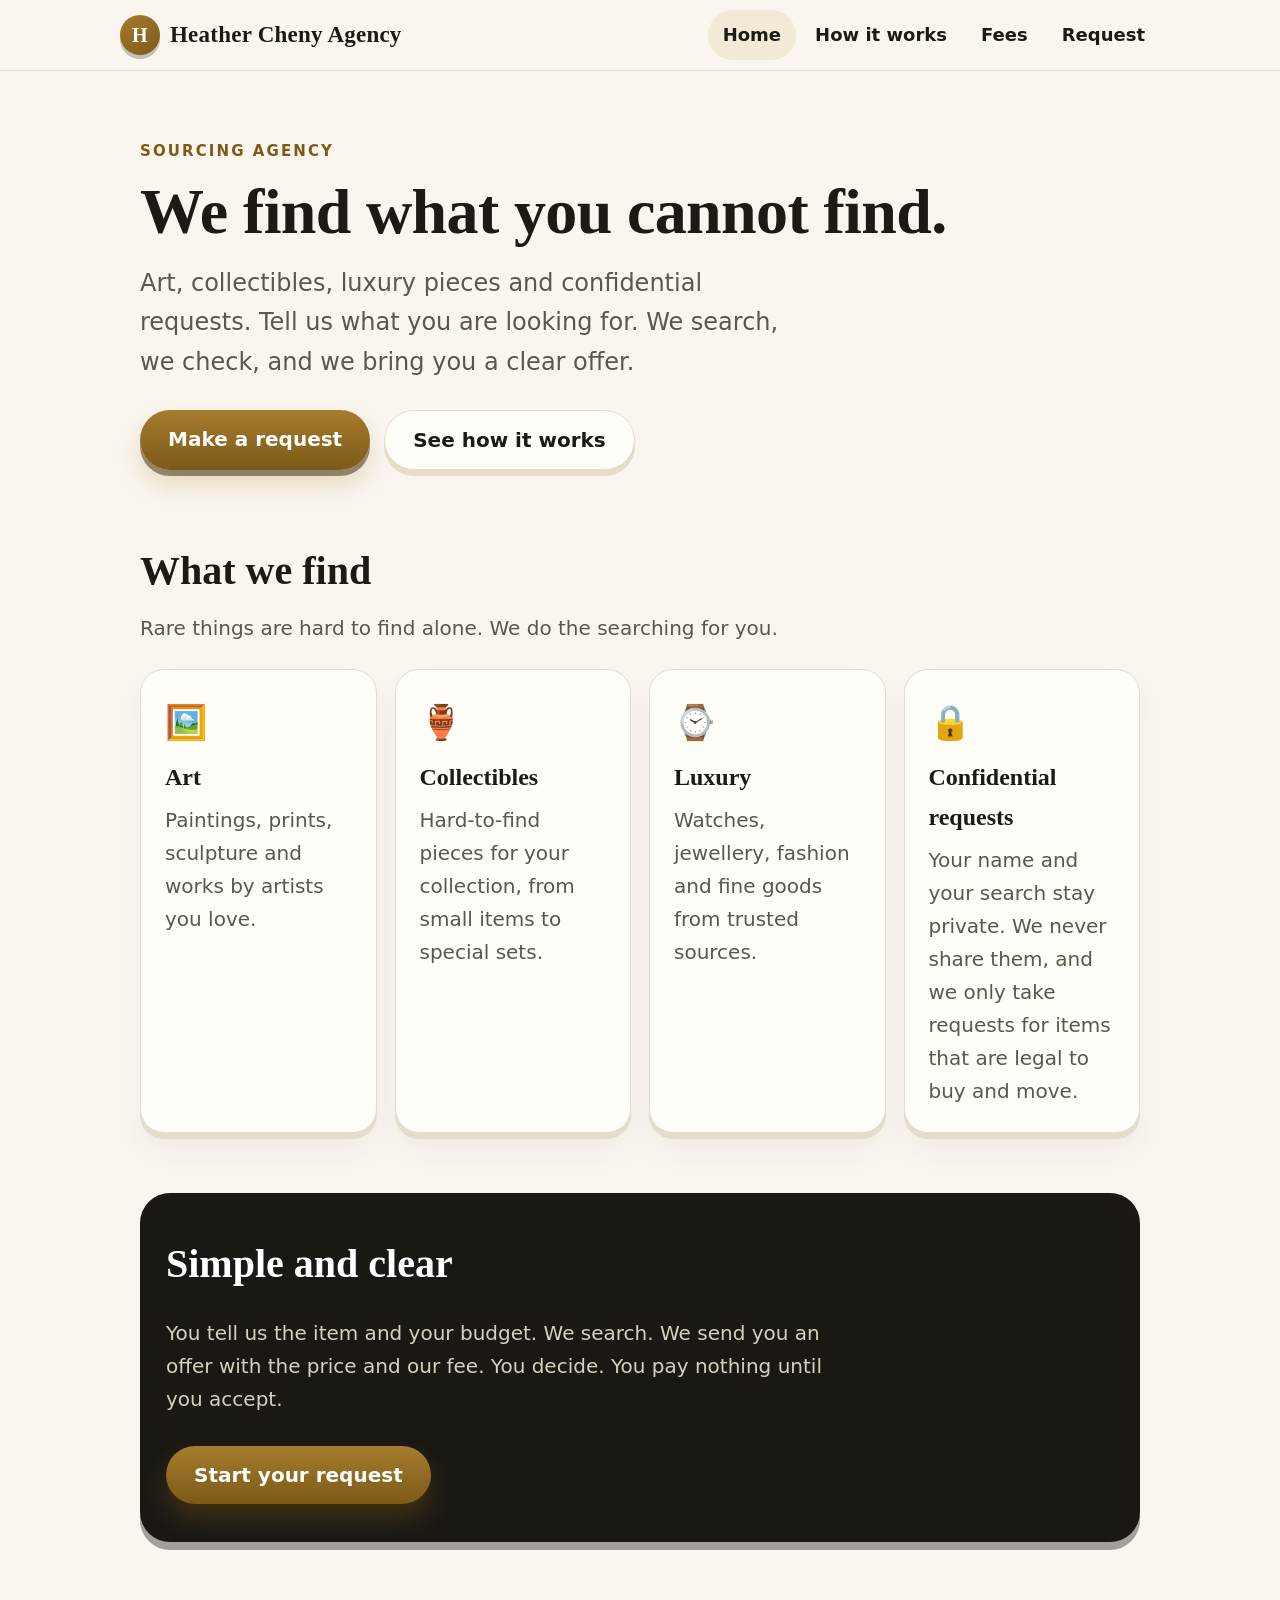
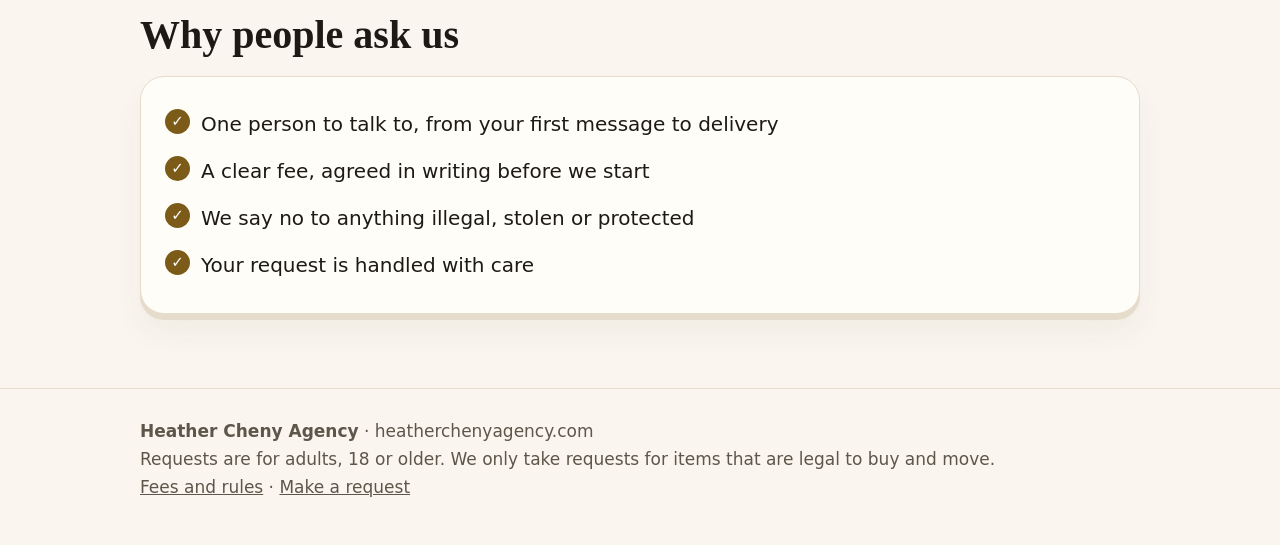
<file: index.html>
<!doctype html><html lang="en"><head><meta charset="utf-8"><meta name="viewport" content="width=device-width,initial-scale=1">
<title>Heather Cheny Agency · We find what you cannot find</title><meta name="description" content="Sourcing agency for art, collectibles, luxury pieces and confidential requests."><meta name="theme-color" content="#a67c2e">
<link rel="stylesheet" href="style.css"><script src="config.js"></script></head><body>
<header class="top"><div class="wrap bar"><a class="logo" href="index.html"><i>H</i><span data-site="brand">Heather Cheny Agency</span></a><nav><a href="index.html" class=on>Home</a><a href="how-it-works.html">How it works</a><a href="trust.html">Fees</a><a href="request.html">Request</a></nav></div></header>
<main class="wrap">
<section class="hero"><span class="eyebrow">Sourcing agency</span>
<h1>We find what you cannot find.</h1>
<p class="lead">Art, collectibles, luxury pieces and confidential requests. Tell us what you are looking for. We search, we check, and we bring you a clear offer.</p>
<div class="row"><a class="btn" href="request.html">Make a request</a><a class="btn alt" href="how-it-works.html">See how it works</a></div></section>
<section><h2>What we find</h2><p class="sub">Rare things are hard to find alone. We do the searching for you.</p>
<div class="grid">
<div class="card"><span class="ic">🖼️</span><h3>Art</h3><p>Paintings, prints, sculpture and works by artists you love.</p></div>
<div class="card"><span class="ic">🏺</span><h3>Collectibles</h3><p>Hard-to-find pieces for your collection, from small items to special sets.</p></div>
<div class="card"><span class="ic">⌚</span><h3>Luxury</h3><p>Watches, jewellery, fashion and fine goods from trusted sources.</p></div>
<div class="card"><span class="ic">🔒</span><h3>Confidential requests</h3><p>Your name and your search stay private. We never share them, and we only take requests for items that are legal to buy and move.</p></div>
</div></section>
<div class="band"><h2>Simple and clear</h2><p>You tell us the item and your budget. We search. We send you an offer with the price and our fee. You decide. You pay nothing until you accept.</p><a class="btn" href="request.html">Start your request</a></div>
<section><h2>Why people ask us</h2><div class="card"><ul class="tick"><li>One person to talk to, from your first message to delivery</li><li>A clear fee, agreed in writing before we start</li><li>We say no to anything illegal, stolen or protected</li><li>Your request is handled with care</li></ul></div></section></main>
<footer><div class="wrap"><b data-site="brand"></b> · <span data-site="domain"></span><br>
Requests are for adults, 18 or older. We only take requests for items that are legal to buy and move.<br>
<a href="trust.html">Fees and rules</a> · <a href="request.html">Make a request</a></div></footer>
<script src="site.js"></script></body></html>
</file>
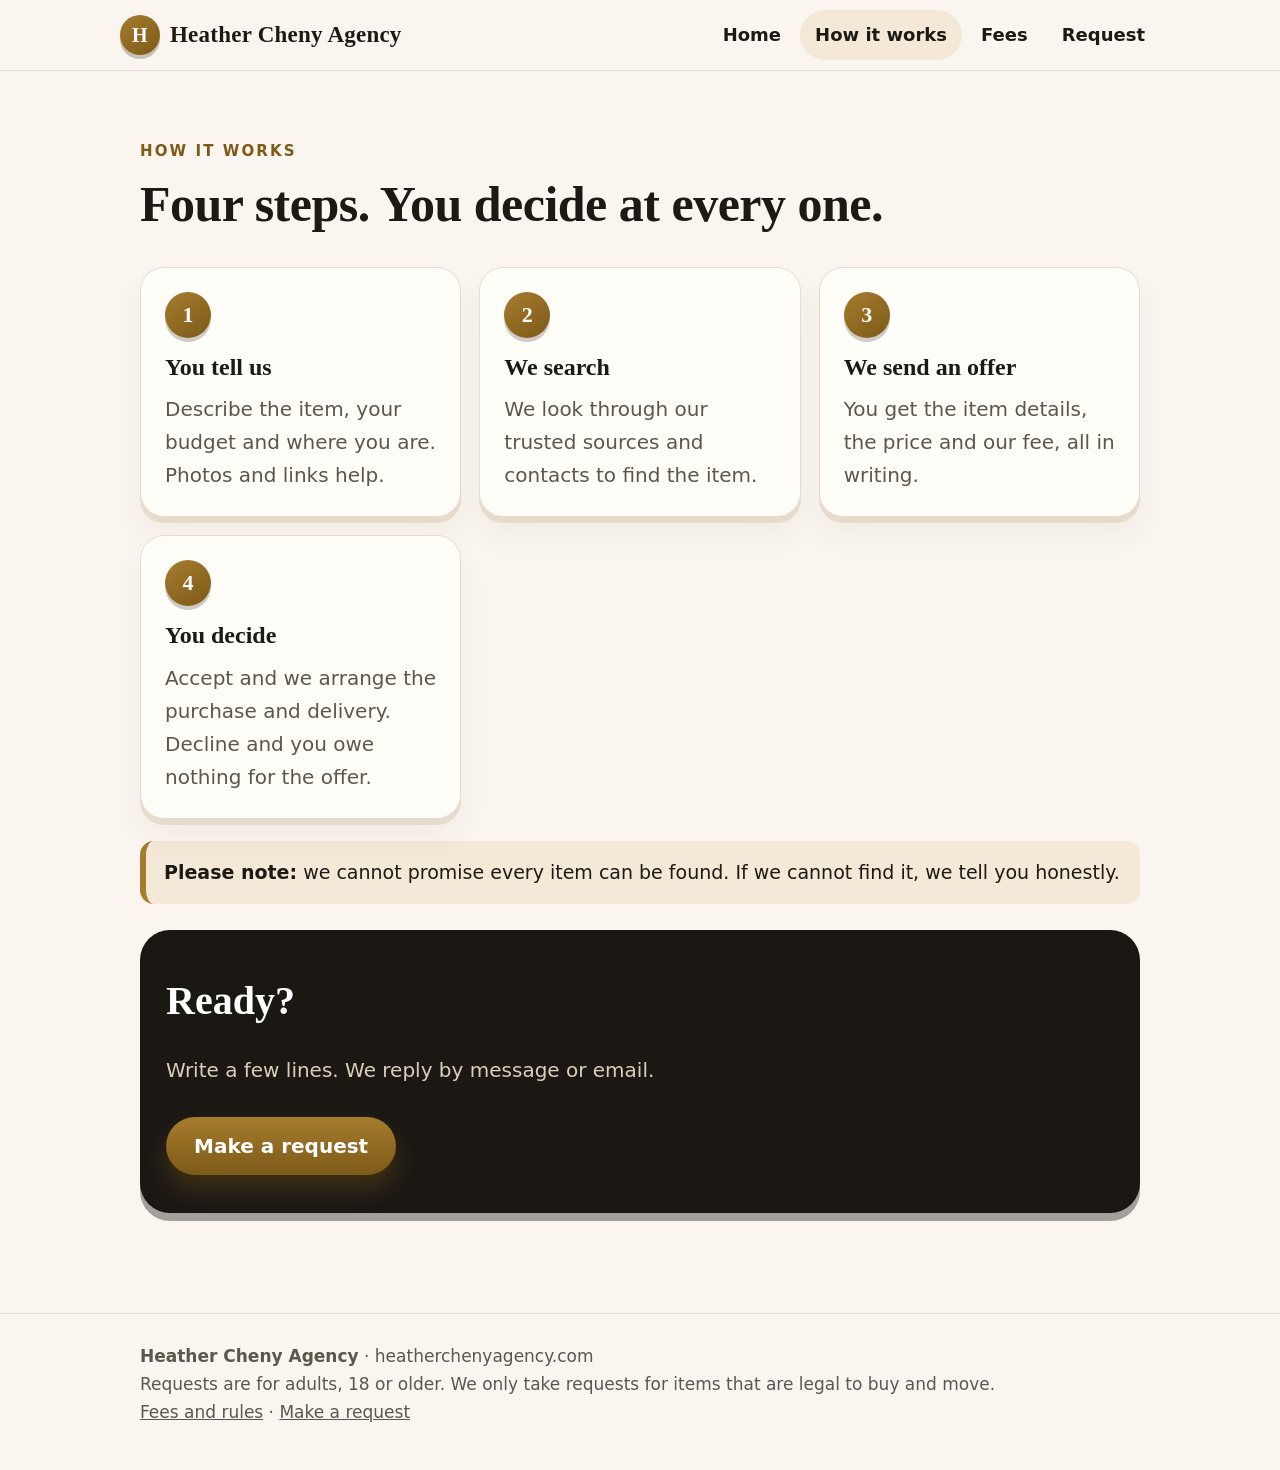
<file: how-it-works.html>
<!doctype html><html lang="en"><head><meta charset="utf-8"><meta name="viewport" content="width=device-width,initial-scale=1">
<title>How it works · Heather Cheny Agency</title><meta name="description" content="Four simple steps: you tell us, we search, we send an offer, you decide."><meta name="theme-color" content="#a67c2e">
<link rel="stylesheet" href="style.css"><script src="config.js"></script></head><body>
<header class="top"><div class="wrap bar"><a class="logo" href="index.html"><i>H</i><span data-site="brand">Heather Cheny Agency</span></a><nav><a href="index.html">Home</a><a href="how-it-works.html" class=on>How it works</a><a href="trust.html">Fees</a><a href="request.html">Request</a></nav></div></header>
<main class="wrap">
<section class="hero" style="padding-bottom:6px"><span class="eyebrow">How it works</span><h1 style="font-size:clamp(32px,5vw,50px)">Four steps. You decide at every one.</h1></section>
<section style="padding-top:12px"><div class="grid" style="grid-template-columns:repeat(auto-fill,minmax(240px,1fr))">
<div class="card"><div class="num">1</div><h3>You tell us</h3><p>Describe the item, your budget and where you are. Photos and links help.</p></div>
<div class="card"><div class="num">2</div><h3>We search</h3><p>We look through our trusted sources and contacts to find the item.</p></div>
<div class="card"><div class="num">3</div><h3>We send an offer</h3><p>You get the item details, the price and our fee, all in writing.</p></div>
<div class="card"><div class="num">4</div><h3>You decide</h3><p>Accept and we arrange the purchase and delivery. Decline and you owe nothing for the offer.</p></div></div>
<div class="note"><b>Please note:</b> we cannot promise every item can be found. If we cannot find it, we tell you honestly.</div>
<div class="band"><h2>Ready?</h2><p>Write a few lines. We reply by message or email.</p><a class="btn" href="request.html">Make a request</a></div></section></main>
<footer><div class="wrap"><b data-site="brand"></b> · <span data-site="domain"></span><br>
Requests are for adults, 18 or older. We only take requests for items that are legal to buy and move.<br>
<a href="trust.html">Fees and rules</a> · <a href="request.html">Make a request</a></div></footer>
<script src="site.js"></script></body></html>
</file>
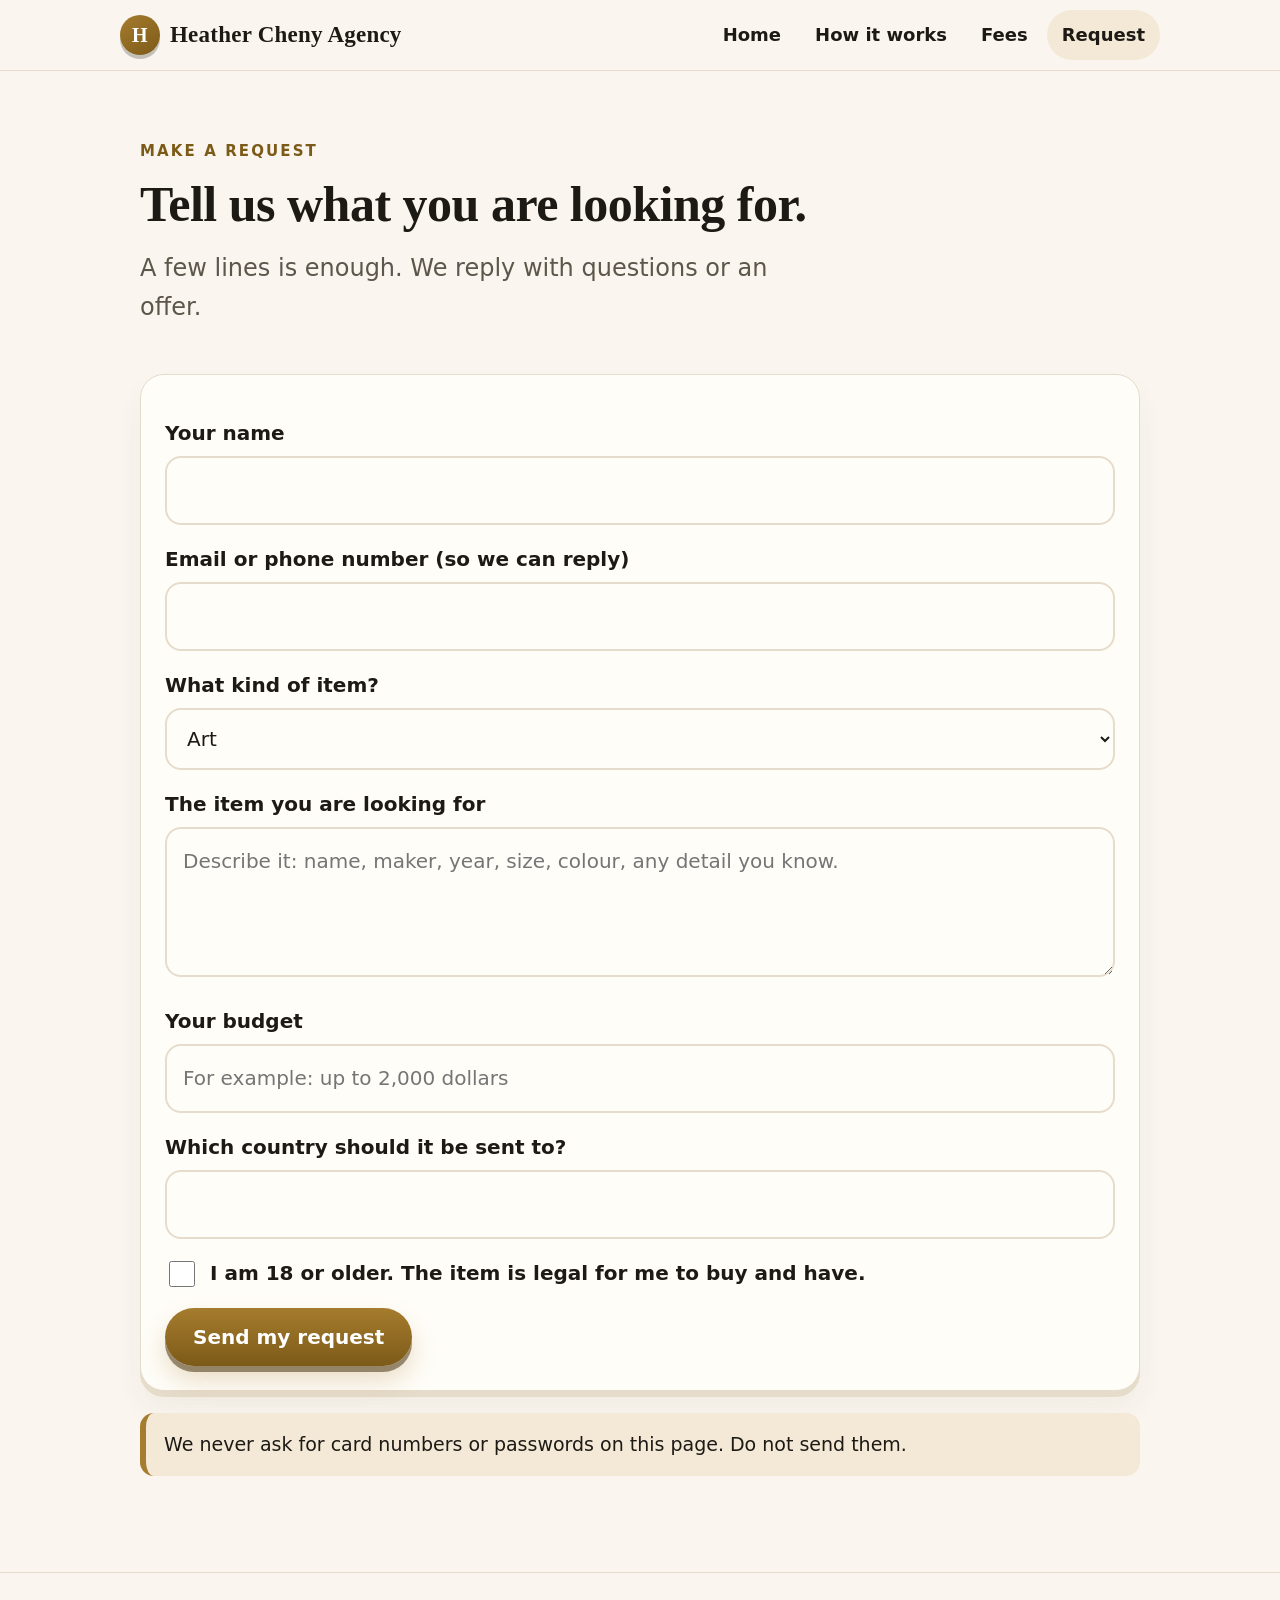
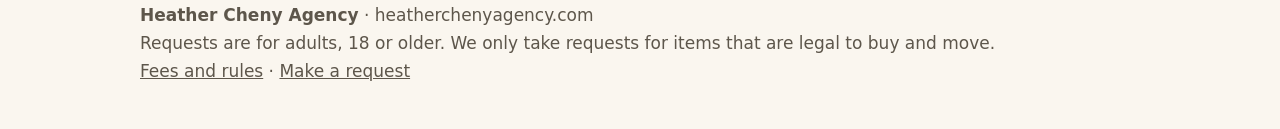
<file: request.html>
<!doctype html><html lang="en"><head><meta charset="utf-8"><meta name="viewport" content="width=device-width,initial-scale=1">
<title>Make a request · Heather Cheny Agency</title><meta name="description" content="Tell us what you are looking for."><meta name="theme-color" content="#a67c2e">
<link rel="stylesheet" href="style.css"><script src="config.js"></script></head><body>
<header class="top"><div class="wrap bar"><a class="logo" href="index.html"><i>H</i><span data-site="brand">Heather Cheny Agency</span></a><nav><a href="index.html">Home</a><a href="how-it-works.html">How it works</a><a href="trust.html">Fees</a><a href="request.html" class=on>Request</a></nav></div></header>
<main class="wrap">
<section class="hero" style="padding-bottom:6px"><span class="eyebrow">Make a request</span><h1 style="font-size:clamp(32px,5vw,50px)">Tell us what you are looking for.</h1><p class="lead">A few lines is enough. We reply with questions or an offer.</p></section>
<section style="padding-top:12px"><div class="card"><form id="cf" novalidate>
<input class="hp" id="hp" tabindex="-1" autocomplete="off" aria-hidden="true">
<label for="n">Your name</label><input id="n" autocomplete="name">
<label for="c">Email or phone number (so we can reply)</label><input id="c" autocomplete="email">
<label for="k">What kind of item?</label><select id="k"><option>Art</option><option>Collectible</option><option>Luxury item</option><option>Confidential request</option><option>Something else</option></select>
<label for="i">The item you are looking for</label><textarea id="i" placeholder="Describe it: name, maker, year, size, colour, any detail you know."></textarea>
<label for="b">Your budget</label><input id="b" placeholder="For example: up to 2,000 dollars">
<label for="w">Which country should it be sent to?</label><input id="w">
<label style="display:flex;gap:12px;align-items:flex-start;font-weight:600"><input type="checkbox" id="a" style="width:26px;height:26px;margin-top:4px;flex:none"><span>I am 18 or older. The item is legal for me to buy and have.</span></label>
<p style="margin:18px 0 0"><button class="btn" type="submit" id="go">Send my request</button></p>
<p id="out" style="color:var(--mute);font-size:18px"></p></form>
<div class="ok" id="done"><b>Thank you.</b> We have your request. We will reply soon.</div></div>
<div class="note">We never ask for card numbers or passwords on this page. Do not send them.</div>
<div class="row"><a class="btn alt" id="wa" style="display:none" target="_blank" rel="noopener">Message us on WhatsApp</a></div></section></main>
<footer><div class="wrap"><b data-site="brand"></b> · <span data-site="domain"></span><br>
Requests are for adults, 18 or older. We only take requests for items that are legal to buy and move.<br>
<a href="trust.html">Fees and rules</a> · <a href="request.html">Make a request</a></div></footer>
<script src="site.js"></script></body></html>
</file>
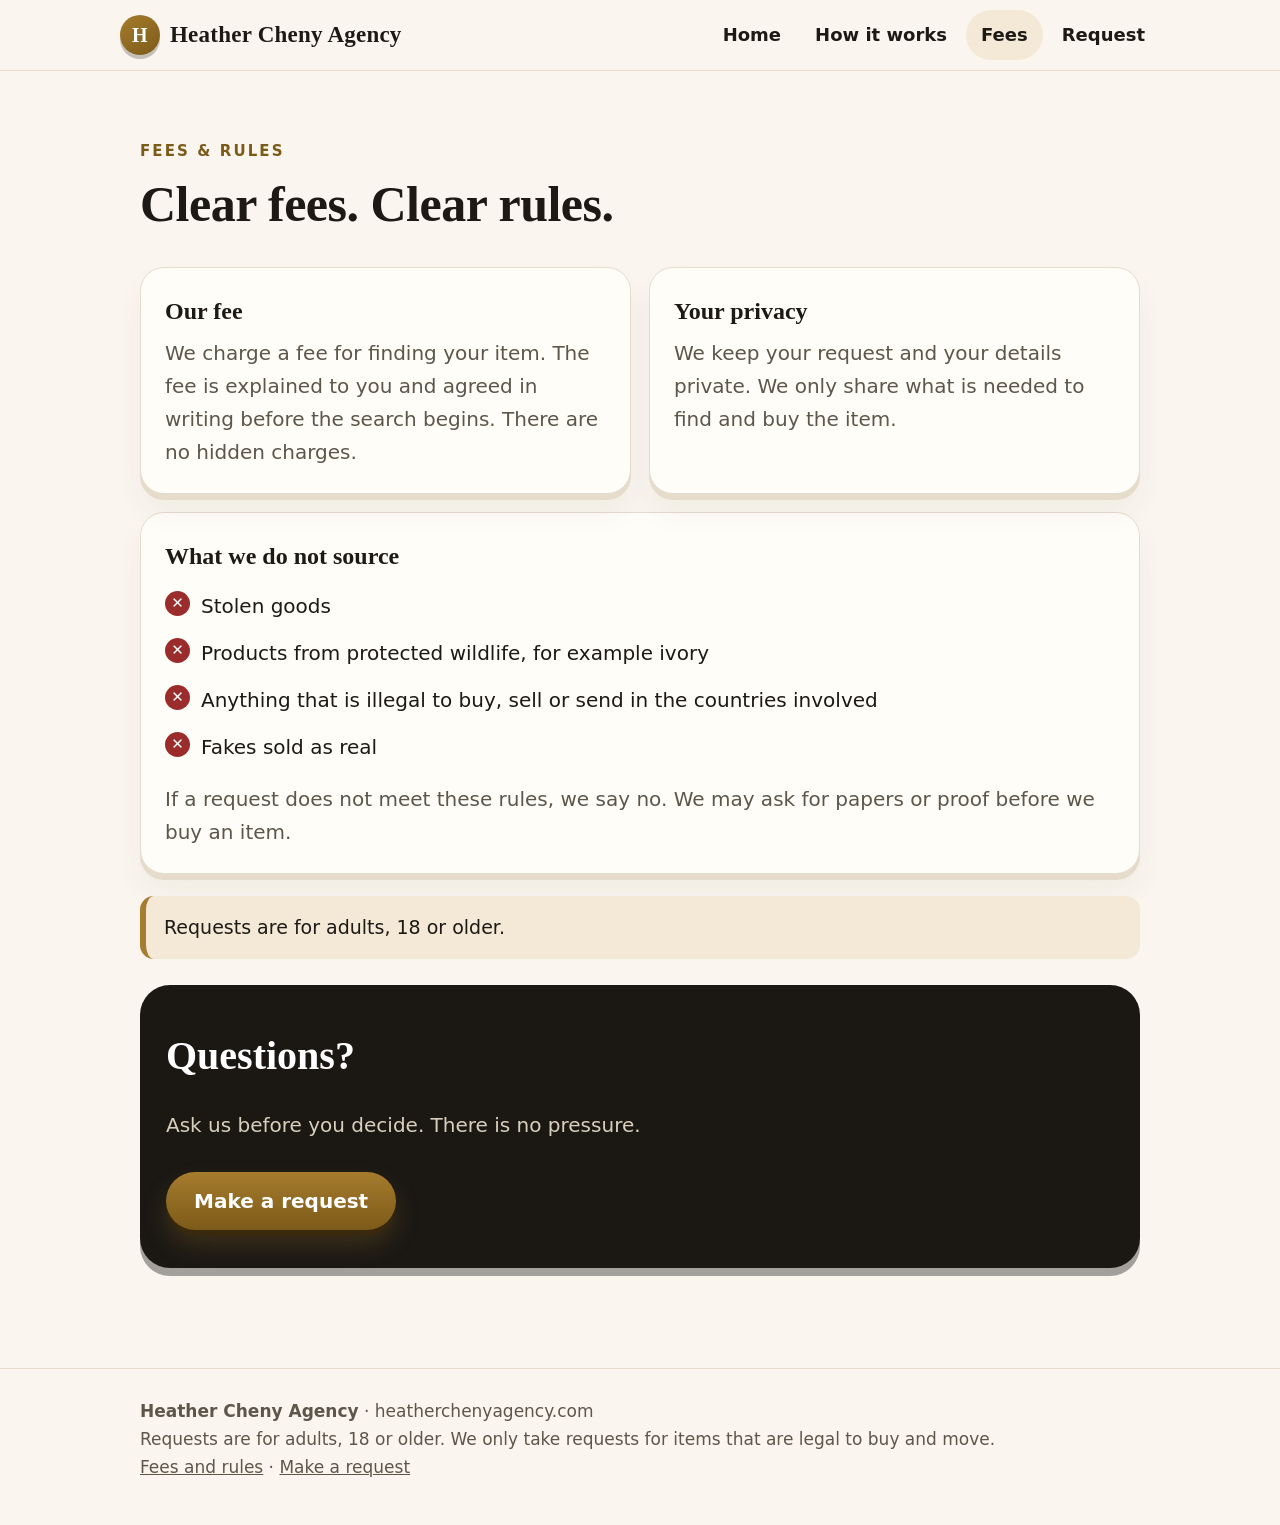
<file: trust.html>
<!doctype html><html lang="en"><head><meta charset="utf-8"><meta name="viewport" content="width=device-width,initial-scale=1">
<title>Fees and rules · Heather Cheny Agency</title><meta name="description" content="Clear fees, privacy and what we do not source."><meta name="theme-color" content="#a67c2e">
<link rel="stylesheet" href="style.css"><script src="config.js"></script></head><body>
<header class="top"><div class="wrap bar"><a class="logo" href="index.html"><i>H</i><span data-site="brand">Heather Cheny Agency</span></a><nav><a href="index.html">Home</a><a href="how-it-works.html">How it works</a><a href="trust.html" class=on>Fees</a><a href="request.html">Request</a></nav></div></header>
<main class="wrap">
<section class="hero" style="padding-bottom:6px"><span class="eyebrow">Fees &amp; rules</span><h1 style="font-size:clamp(32px,5vw,50px)">Clear fees. Clear rules.</h1></section>
<section style="padding-top:12px"><div class="grid" style="grid-template-columns:repeat(auto-fit,minmax(290px,1fr))">
<div class="card"><h3>Our fee</h3><p>We charge a fee for finding your item. The fee is explained to you and agreed in writing before the search begins. There are no hidden charges.</p></div>
<div class="card"><h3>Your privacy</h3><p>We keep your request and your details private. We only share what is needed to find and buy the item.</p></div></div>
<div class="card" style="margin-top:18px"><h3>What we do not source</h3><ul class="tick no"><li>Stolen goods</li><li>Products from protected wildlife, for example ivory</li><li>Anything that is illegal to buy, sell or send in the countries involved</li><li>Fakes sold as real</li></ul>
<p style="margin-top:12px">If a request does not meet these rules, we say no. We may ask for papers or proof before we buy an item.</p></div>
<div class="note">Requests are for adults, 18 or older.</div>
<div class="band"><h2>Questions?</h2><p>Ask us before you decide. There is no pressure.</p><a class="btn" href="request.html">Make a request</a></div></section></main>
<footer><div class="wrap"><b data-site="brand"></b> · <span data-site="domain"></span><br>
Requests are for adults, 18 or older. We only take requests for items that are legal to buy and move.<br>
<a href="trust.html">Fees and rules</a> · <a href="request.html">Make a request</a></div></footer>
<script src="site.js"></script></body></html>
</file>
<file: style.css>
:root{--bg:#faf6ef;--ink:#1d1a16;--mute:#5d564b;--card:#fffdf8;--line:#e6dccb;--gold:#a67c2e;--gold2:#7c5a18;--dark:#1b1814;--cream:#f3e9d6}
@media(prefers-color-scheme:dark){:root{--bg:#14120f;--ink:#f6efe2;--mute:#c4baa8;--card:#1d1a16;--line:#37312a;--gold:#d4a84b;--gold2:#b98a2c;--dark:#0e0c0a;--cream:#26211b}}
*{box-sizing:border-box}html{-webkit-text-size-adjust:100%}
body{margin:0;background:var(--bg);color:var(--ink);font:20px/1.65 system-ui,-apple-system,"Segoe UI",Roboto,sans-serif}
h1,h2,h3,.logo{font-family:Georgia,"Iowan Old Style","Palatino Linotype",Palatino,serif;font-weight:700}
a{color:var(--gold2)}
.wrap{max-width:1040px;margin:0 auto;padding:0 20px}
header.top{position:sticky;top:0;z-index:20;background:color-mix(in srgb,var(--bg) 90%,transparent);backdrop-filter:blur(10px);border-bottom:1px solid var(--line)}
.bar{display:flex;align-items:center;justify-content:space-between;gap:10px;min-height:70px;flex-wrap:wrap;padding:8px 0}
.logo{font-size:23px;text-decoration:none;color:var(--ink);display:flex;align-items:center;gap:10px;letter-spacing:.01em}
.logo i{width:40px;height:40px;border-radius:50%;background:linear-gradient(145deg,var(--gold),var(--gold2));display:inline-grid;place-items:center;color:#fff;font-style:normal;font-size:20px;box-shadow:0 4px 0 rgba(0,0,0,.22)}
nav{display:flex;gap:4px;flex-wrap:wrap}
nav a{padding:10px 15px;border-radius:999px;text-decoration:none;color:var(--ink);font-weight:700;font-size:18px}
nav a.on,nav a:hover{background:var(--cream)}
.btn{display:inline-block;border:0;cursor:pointer;text-decoration:none;font-family:inherit;font-weight:800;font-size:20px;line-height:1.2;padding:17px 28px;border-radius:999px;color:#fff;background:linear-gradient(180deg,var(--gold),var(--gold2));box-shadow:0 6px 0 rgba(60,40,5,.5),0 14px 24px rgba(166,124,46,.25);transition:transform .08s,box-shadow .08s}
.btn:active{transform:translateY(4px);box-shadow:0 2px 0 rgba(60,40,5,.5)}
.btn.alt{background:var(--card);color:var(--ink);border:1px solid var(--line);box-shadow:0 6px 0 var(--line)}
.hero{padding:62px 0 34px}
.eyebrow{display:inline-block;letter-spacing:.14em;text-transform:uppercase;font-size:15px;font-weight:800;color:var(--gold2);margin-bottom:14px}
.hero h1{font-size:clamp(36px,6.4vw,64px);line-height:1.06;margin:0 0 18px;letter-spacing:-.01em}
.hero p.lead{font-size:clamp(20px,3vw,24px);color:var(--mute);max-width:660px;margin:0 0 28px}
.row{display:flex;gap:14px;flex-wrap:wrap}
section{padding:34px 0}
h2{font-size:clamp(28px,4.2vw,40px);margin:0 0 8px}
.sub{color:var(--mute);margin:0 0 24px;max-width:700px}
.grid{display:grid;gap:18px;grid-template-columns:repeat(auto-fill,minmax(235px,1fr))}
.card{background:var(--card);border:1px solid var(--line);border-radius:24px;padding:24px;box-shadow:0 6px 0 var(--line),0 18px 30px rgba(60,40,5,.05)}
.card h3{margin:0 0 6px;font-size:24px}.card p{margin:0;color:var(--mute)}
.ic{font-size:34px;margin-bottom:8px;display:block}
.num{width:46px;height:46px;border-radius:50%;display:grid;place-items:center;font-family:Georgia,serif;font-weight:700;font-size:22px;color:#fff;background:linear-gradient(145deg,var(--gold),var(--gold2));box-shadow:0 4px 0 rgba(0,0,0,.2);margin-bottom:10px}
.band{background:var(--dark);color:#f6efe2;border-radius:30px;padding:38px 26px;margin:26px 0;box-shadow:0 8px 0 rgba(0,0,0,.35)}
.band h2{color:#fff}.band p{color:#d9cfbd;max-width:680px}
.band .btn{margin-top:10px}
.note{border-left:6px solid var(--gold);background:var(--cream);padding:16px 18px;border-radius:14px;margin:22px 0;font-size:19px}
ul.tick{list-style:none;padding:0;margin:0}ul.tick li{padding:7px 0 7px 36px;position:relative}ul.tick li:before{content:"✓";position:absolute;left:0;top:8px;width:25px;height:25px;border-radius:50%;background:var(--gold2);color:#fff;display:grid;place-items:center;font-size:15px;font-weight:900}
ul.no li:before{content:"✕";background:#9b2c2c}
form label{display:block;font-weight:800;margin:18px 0 6px}
input,textarea,select{width:100%;font:inherit;padding:16px;border-radius:16px;border:2px solid var(--line);background:var(--card);color:var(--ink)}
input:focus,textarea:focus,select:focus{outline:3px solid color-mix(in srgb,var(--gold) 45%,transparent);border-color:var(--gold)}
textarea{min-height:150px}
.hp{position:absolute;left:-9999px;opacity:0;height:0;width:0}
.ok{display:none;background:color-mix(in srgb,#0f9d6b 14%,var(--card));border:1px solid #0f9d6b;border-radius:18px;padding:20px;font-size:21px}
footer{border-top:1px solid var(--line);margin-top:40px;padding:28px 0 44px;color:var(--mute);font-size:17px}
footer a{color:var(--mute)}
@media(max-width:640px){body{font-size:19px}.bar{justify-content:center;gap:2px}nav{justify-content:center;width:100%;gap:2px}nav a{padding:9px 10px;font-size:16.5px}.logo{font-size:21px}.hero{padding-top:34px}.hero .row .btn{width:100%;text-align:center}.band{padding:28px 20px}}
</file>
